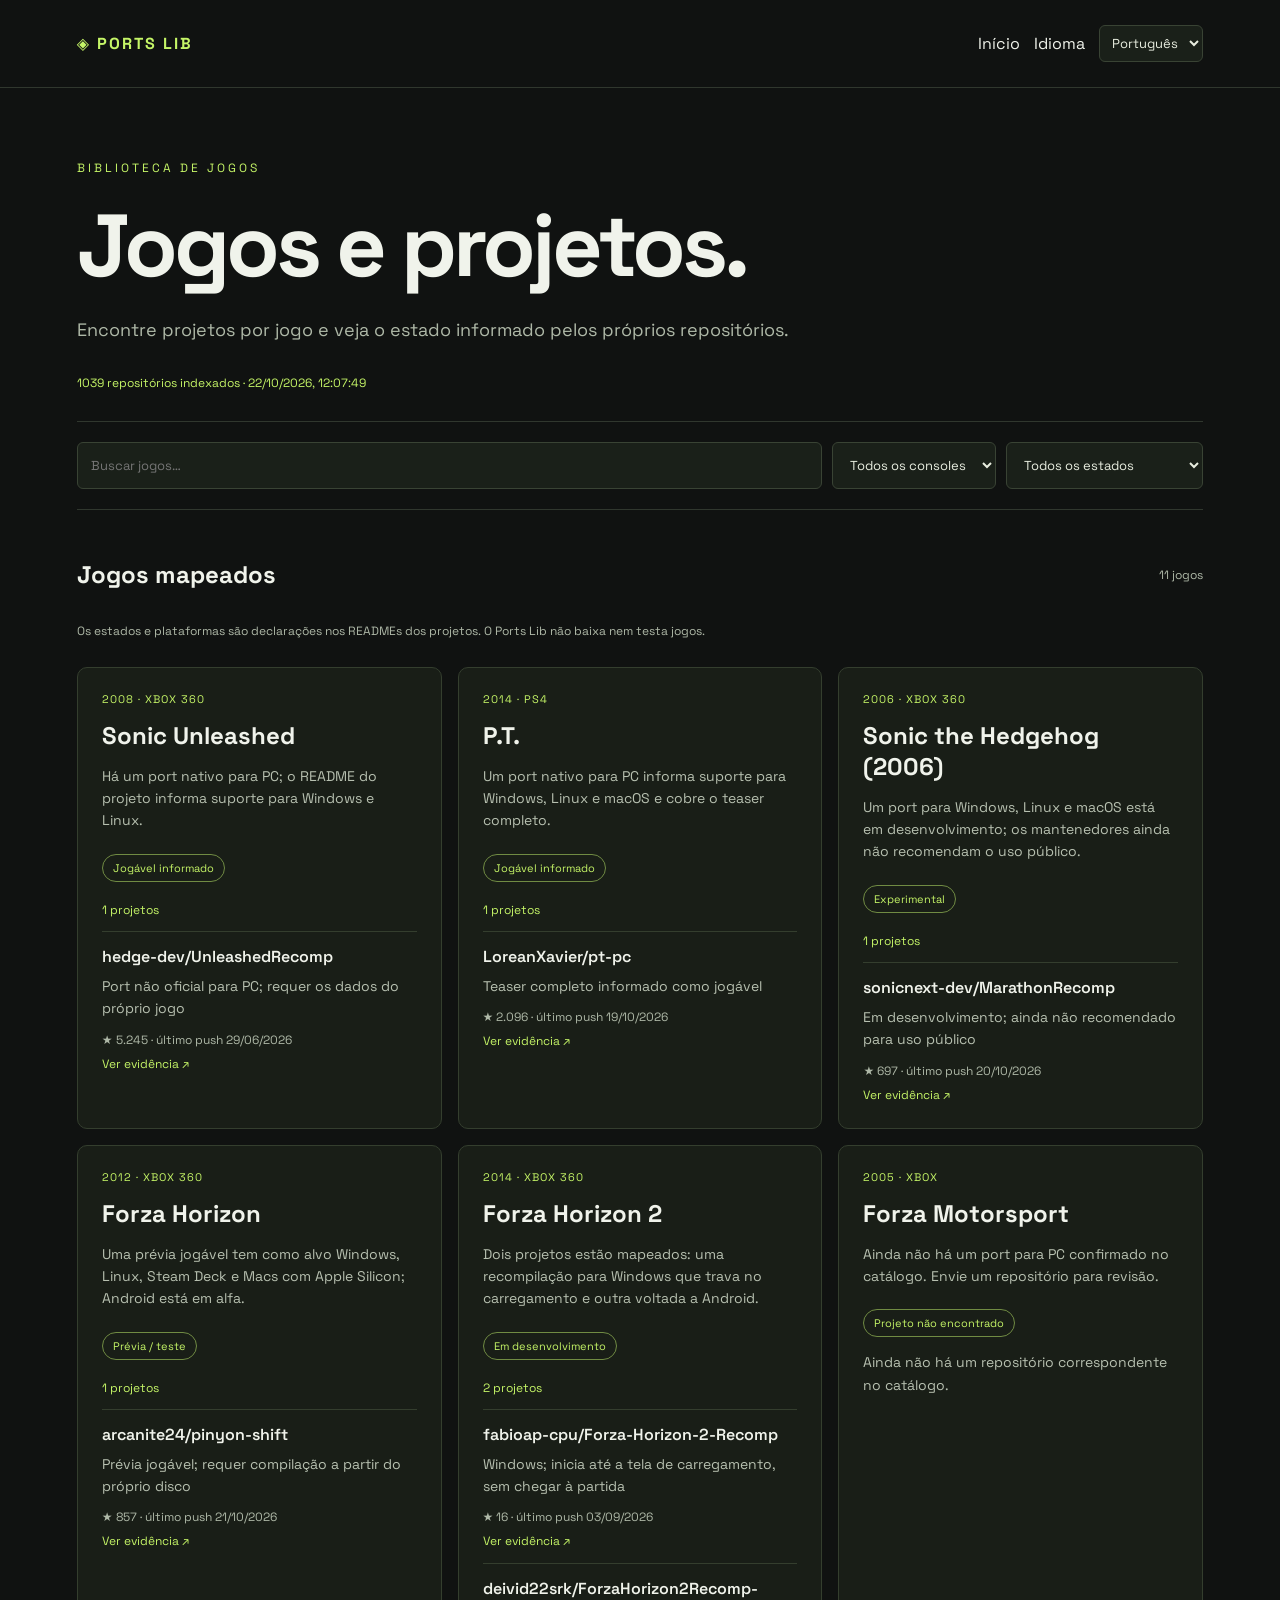
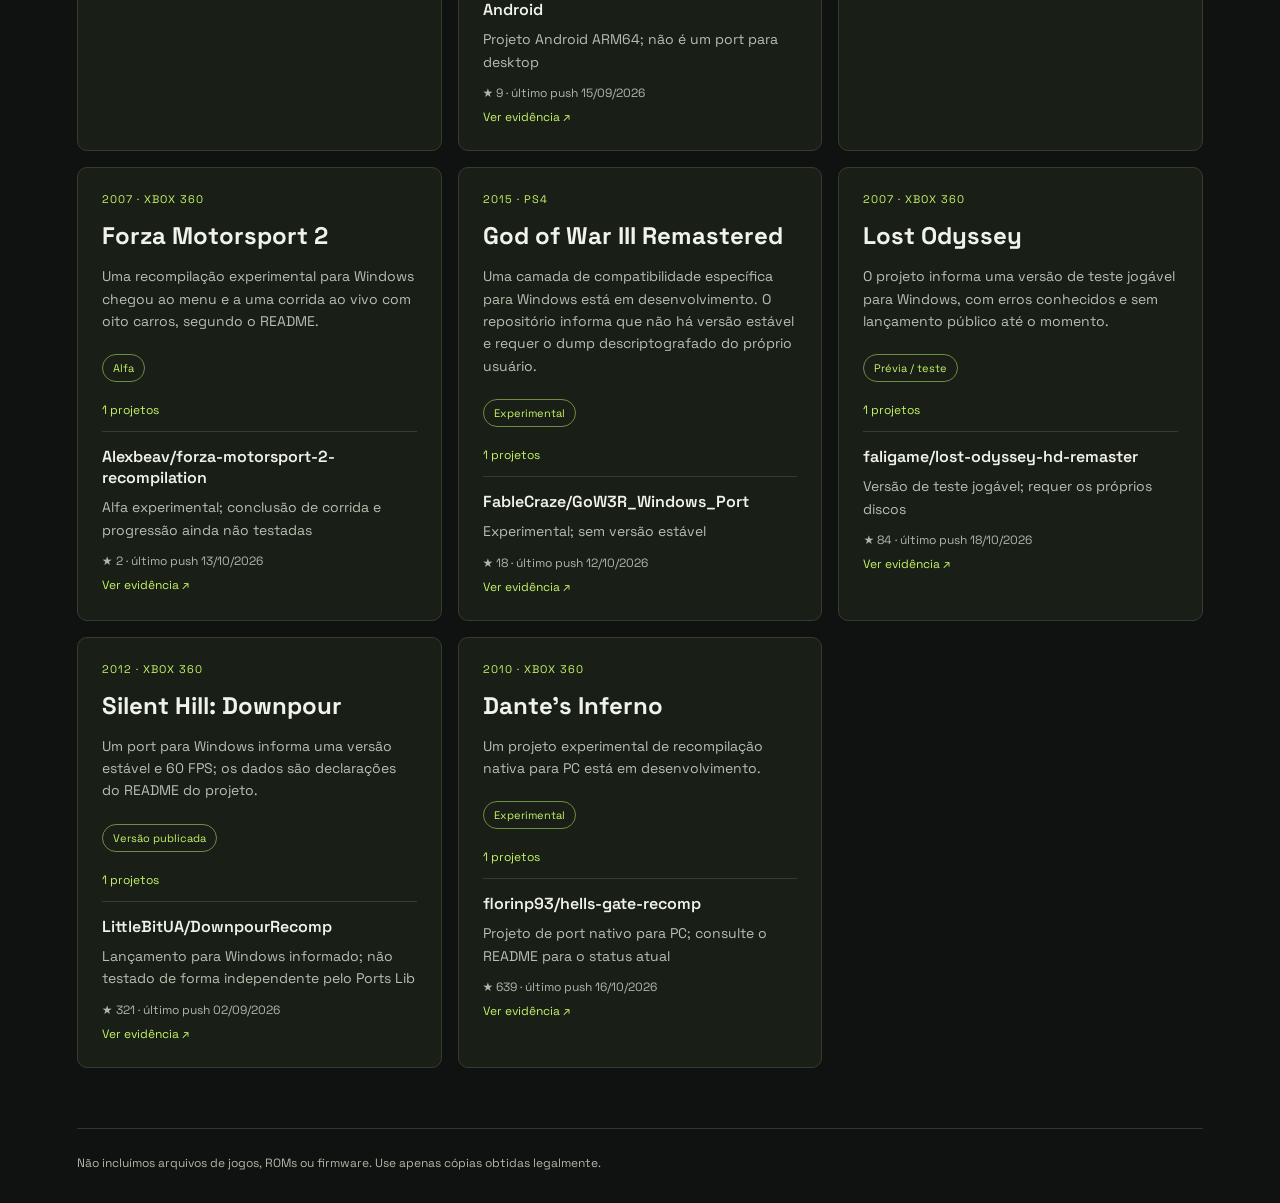
<file: web/games.html>
<!doctype html>
<html lang="pt-BR">
<meta charset="utf-8"><meta name="viewport" content="width=device-width,initial-scale=1">
<title>Ports Lib — Jogos</title><link rel="stylesheet" href="style.css"><link rel="stylesheet" href="games.css">
<header><a href="./" class="brand">◈ PORTS LIB</a><nav><a href="./" data-i18n="home">Início</a> <label for="language" data-i18n="languageLabel">Idioma</label> <select id="language" aria-label="Idioma"><option value="pt-BR">Português</option><option value="en">English</option></select></nav></header>
<main><p class="eyebrow" data-i18n="eyebrow">BIBLIOTECA DE JOGOS</p><h1 data-i18n="hero">Jogos e projetos.</h1><p class="intro" data-i18n="intro">Encontre projetos por jogo e veja o estado informado pelos próprios repositórios.</p>
<div id="status" role="status" aria-live="polite">Carregando catálogo…</div>
<section class="controls" aria-label="Filtros"><input id="search" data-i18n-placeholder="search" placeholder="Buscar jogos…"><select id="console"><option value="" data-i18n="allConsoles">Todos os consoles</option><option>Xbox</option><option>Xbox 360</option><option>PS3</option><option>PS4</option></select><select id="state"><option value="" data-i18n="allStates">Todos os estados</option><option value="playable" data-i18n="playable">Jogável informado</option><option value="preview" data-i18n="preview">Prévia / teste</option><option value="experimental" data-i18n="experimental">Experimental</option><option value="early" data-i18n="early">Em desenvolvimento</option><option value="alpha" data-i18n="alpha">Alfa</option><option value="released" data-i18n="released">Versão publicada</option><option value="not-found" data-i18n="notFound">Projeto não encontrado</option></select></section>
<div class="section-title"><h2 data-i18n="games">Jogos mapeados</h2><span id="count"></span></div><p class="note" data-i18n="caveat">Os estados e plataformas são declarações nos READMEs dos projetos. O Ports Lib não baixa nem testa jogos.</p>
<section id="games" class="grid" aria-label="Jogos"></section>
<footer data-i18n="footer">Não incluímos arquivos de jogos, ROMs ou firmware. Use apenas cópias obtidas legalmente.</footer></main><script type="module" src="games.js"></script></html>
</file>
<file: web/style.css>
@import url('https://fonts.googleapis.com/css2?family=Space+Grotesk:wght@400;500;600;700&display=swap');
:root{color-scheme:dark;font-family:'Space Grotesk',system-ui,sans-serif;background:#101211;color:#f0f3eb}*{box-sizing:border-box}body{margin:0}a{color:inherit;text-decoration:none}a:hover{text-decoration:underline}header{display:flex;justify-content:space-between;align-items:center;border-bottom:1px solid #30372e;padding:25px 6vw}.brand{font-weight:700;letter-spacing:2px;color:#c5f567}main{max-width:1300px;margin:auto;padding:60px 6vw 30px}.eyebrow{color:#c5f567;font-size:12px;letter-spacing:3px}h1{font-size:clamp(48px,7vw,88px);line-height:1.02;letter-spacing:-4px;margin:25px 0}.intro{font-size:18px;line-height:1.6;color:#aeb8a7}#status{font-size:12px;color:#c5f567;margin:30px 0}.controls{display:flex;flex-wrap:wrap;gap:10px;padding:20px 0;border-top:1px solid #30372e;border-bottom:1px solid #30372e}input,select{background:#1a2019;border:1px solid #394334;border-radius:6px;padding:13px;color:#e8eddf;font:inherit;font-size:13px}input{flex:1;min-width:220px}input:focus,select:focus{outline:2px solid #c5f567}.section-title{display:flex;justify-content:space-between;align-items:center;margin-top:30px}.section-title span,.note,.meta,footer{color:#aeb8a7;font-size:12px}.note{line-height:1.6;max-width:850px}.grid{display:grid;grid-template-columns:repeat(auto-fit,minmax(280px,1fr));gap:16px;margin:25px 0 60px}.card{background:#191e17;border:1px solid #343e2e;border-radius:10px;padding:24px}.card h3{overflow-wrap:anywhere;font-size:19px}.card p{font-size:14px;line-height:1.6;color:#b7c0b0}.badge{font-size:11px;color:#c5f567;text-transform:uppercase;letter-spacing:1px}.meta{margin-top:12px}footer{border-top:1px solid #30372e;padding-top:25px;line-height:1.6}@media(max-width:600px){main{padding-top:35px}h1{letter-spacing:-2px}.controls select{flex:1;min-width:140px}}
</file>
<file: web/games.css>
header nav{display:flex;align-items:center;gap:14px}header nav select{padding:8px}.game-card>h3{font-size:24px;margin:14px 0}.status-tag{display:inline-block;margin:8px 0 2px;padding:6px 10px;border:1px solid #708b43;border-radius:20px;color:#c5f567;font-size:11px}.project-count{margin-top:18px;color:#c5f567;font-size:12px}.game-project{border-top:1px solid #343e2e;margin-top:13px;padding-top:14px;overflow-wrap:anywhere}.game-project>a:first-child{font-weight:600}.game-project p{margin:8px 0}.evidence{display:inline-block;margin-top:8px;color:#c5f567;font-size:12px}
</file>
